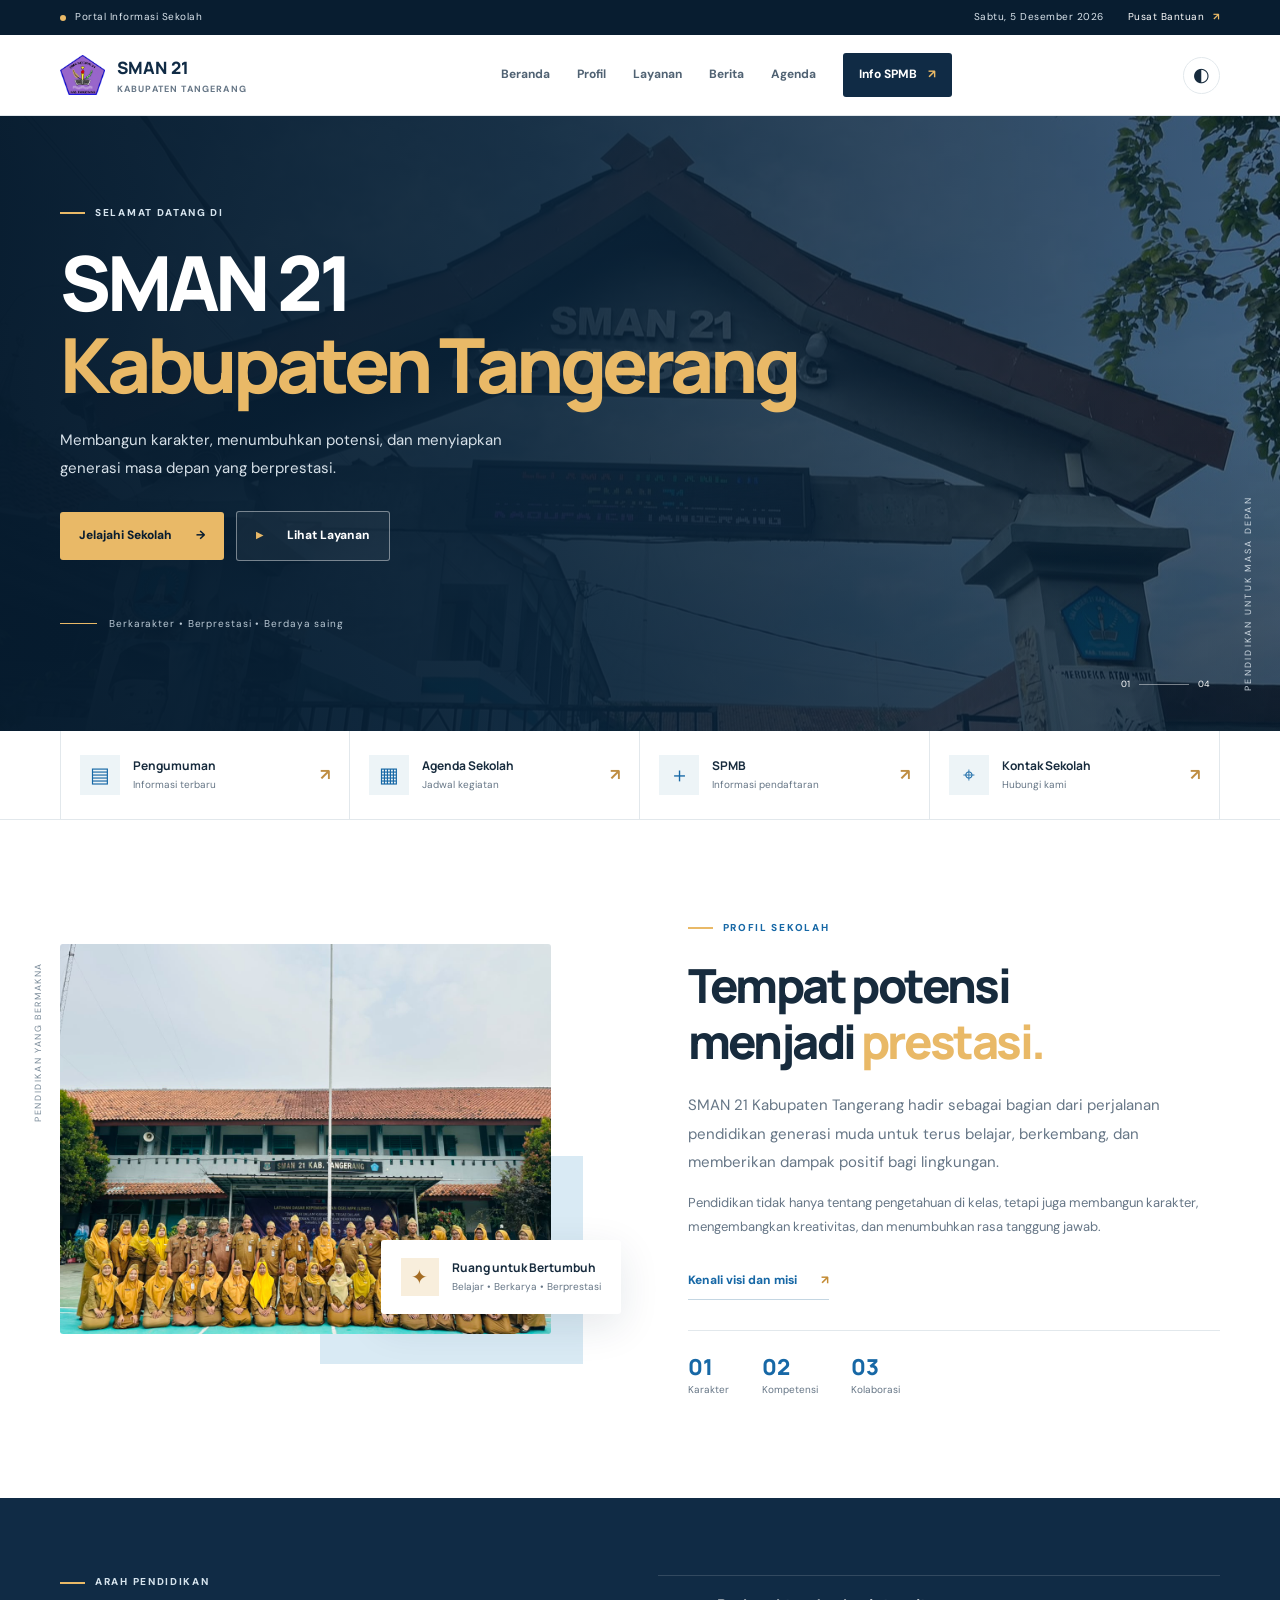
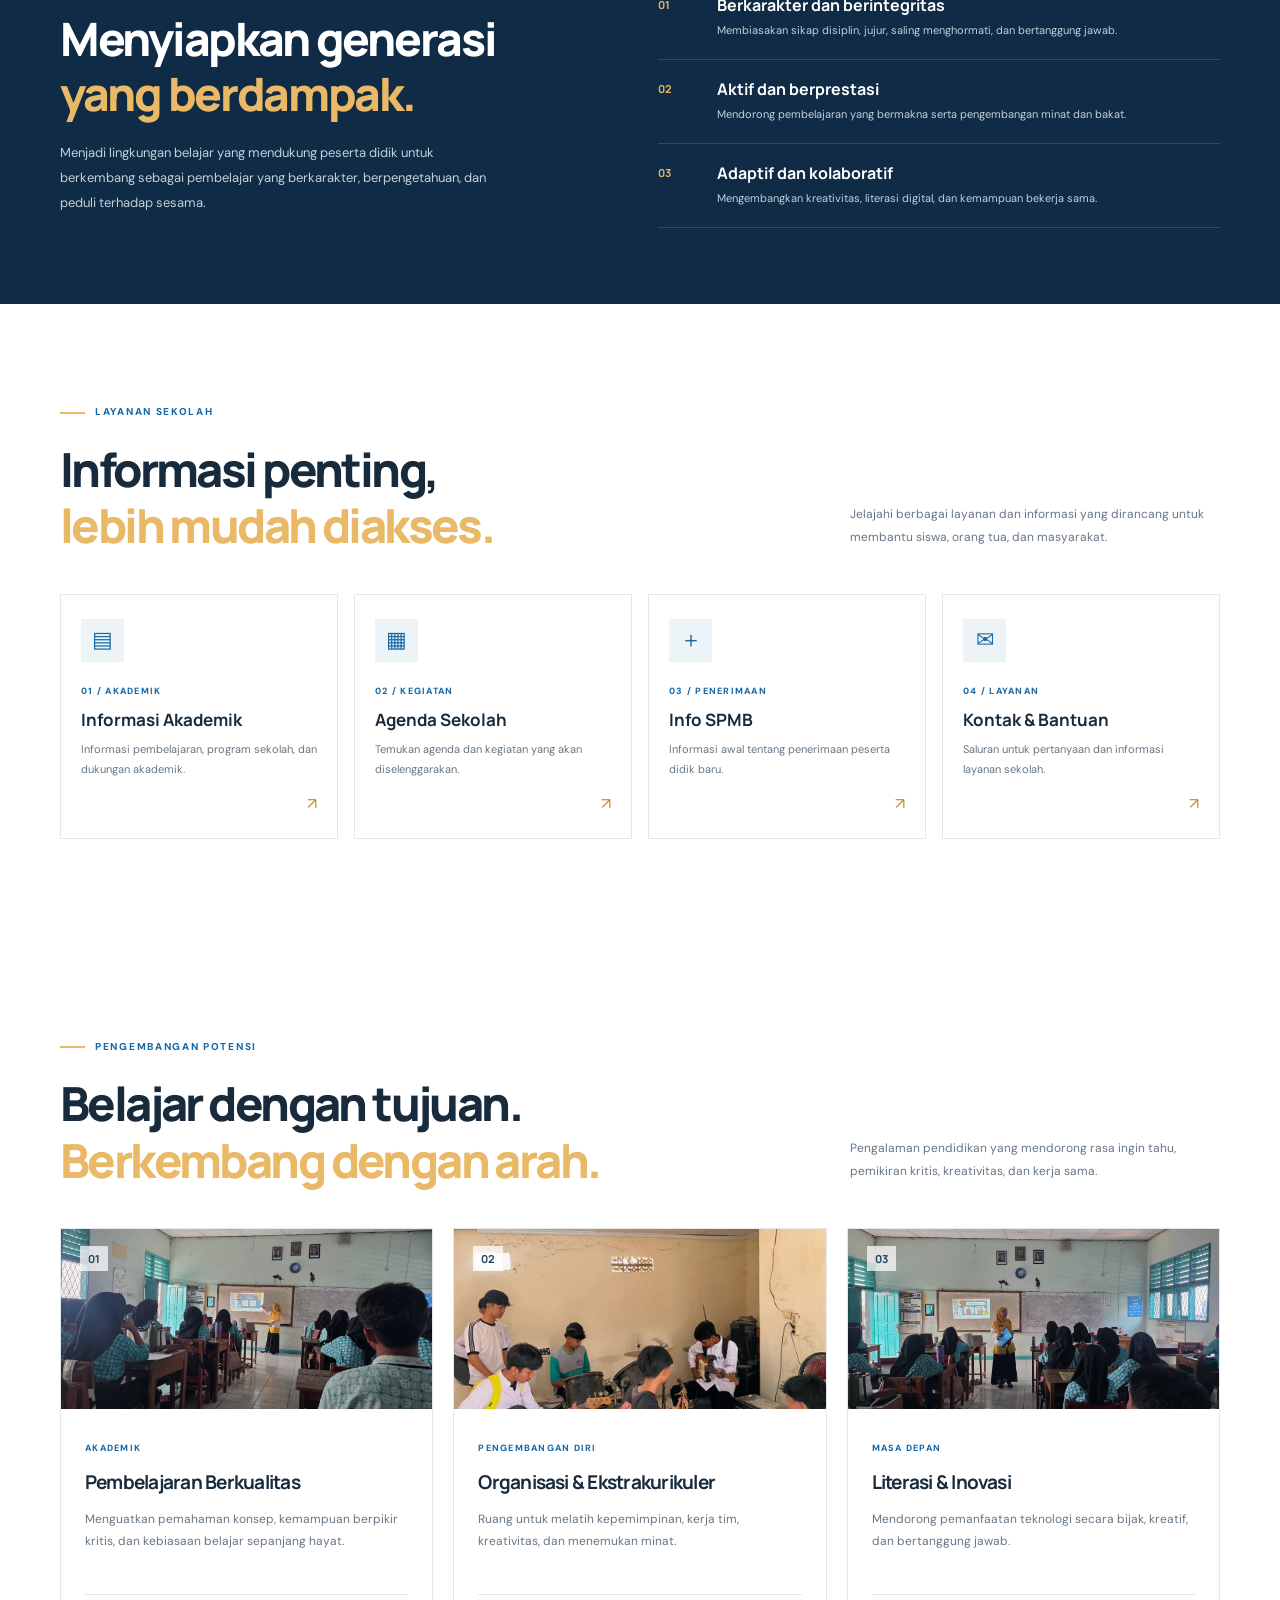
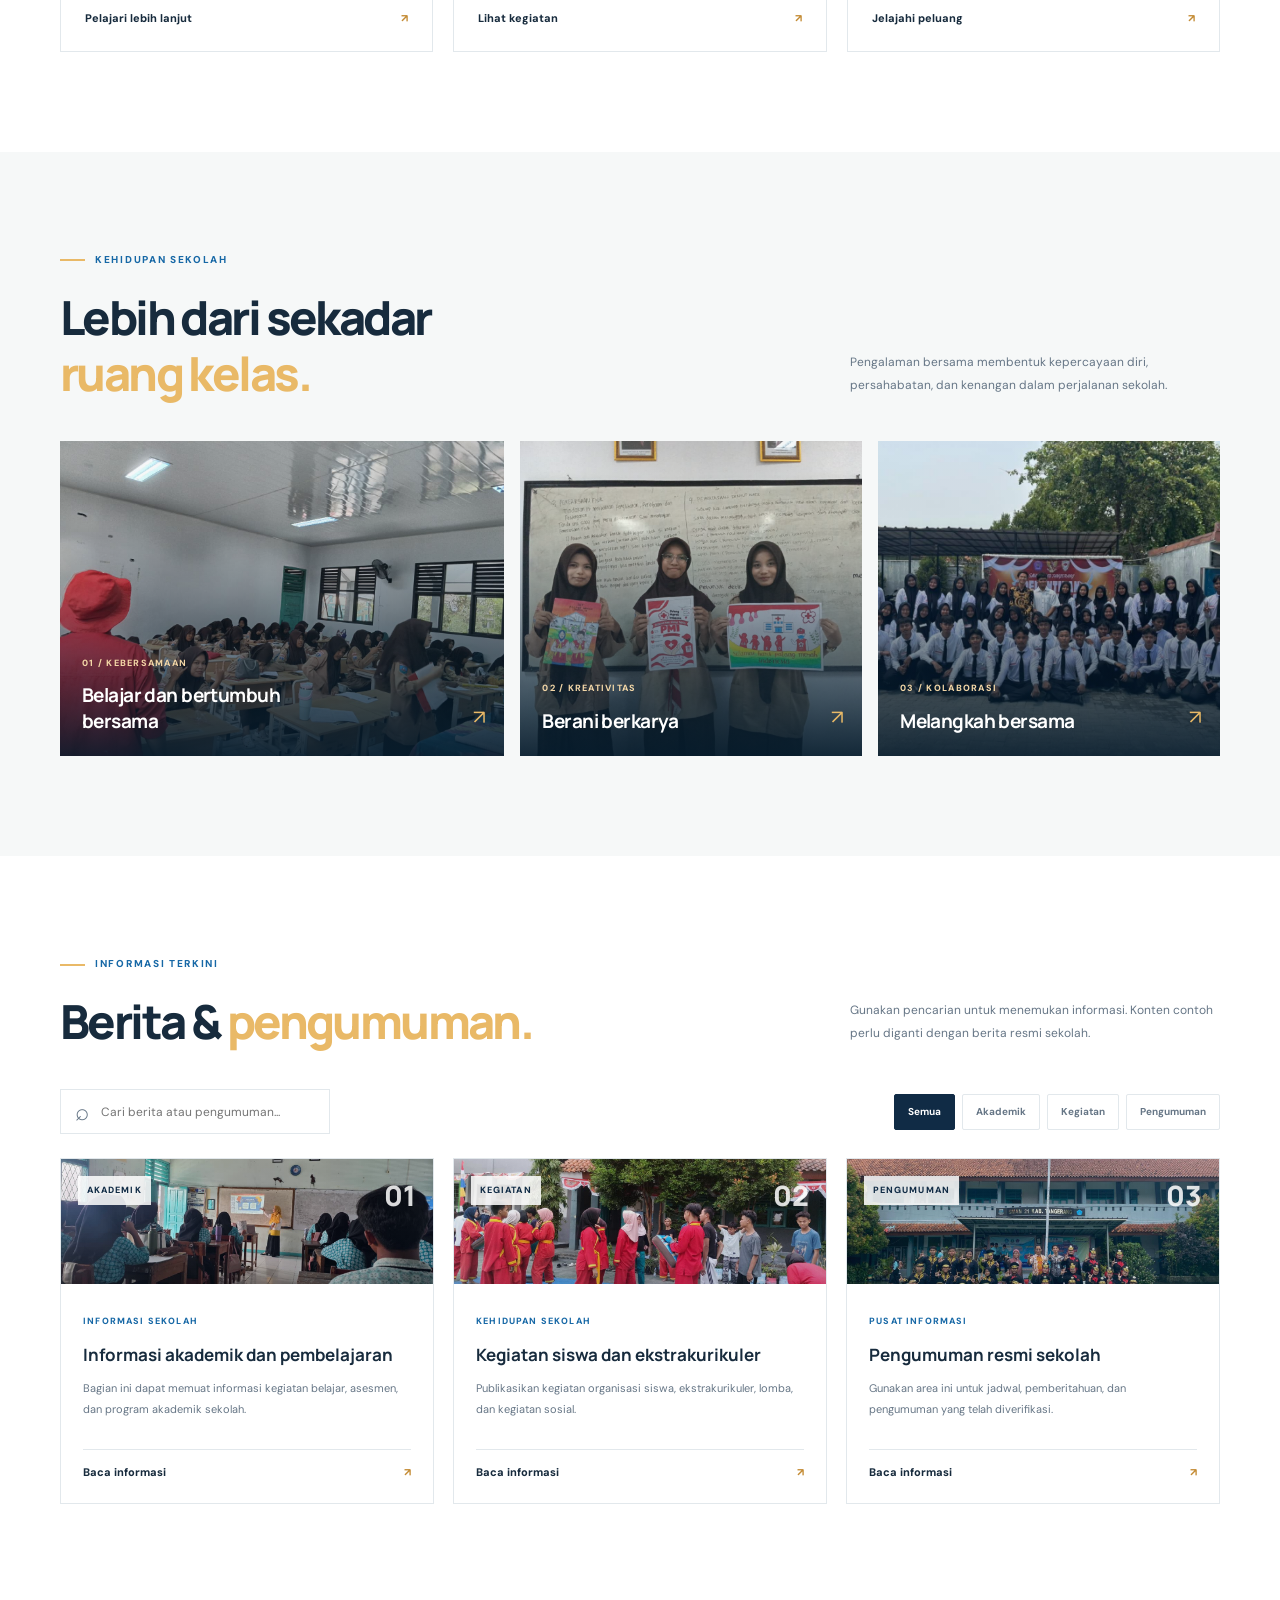
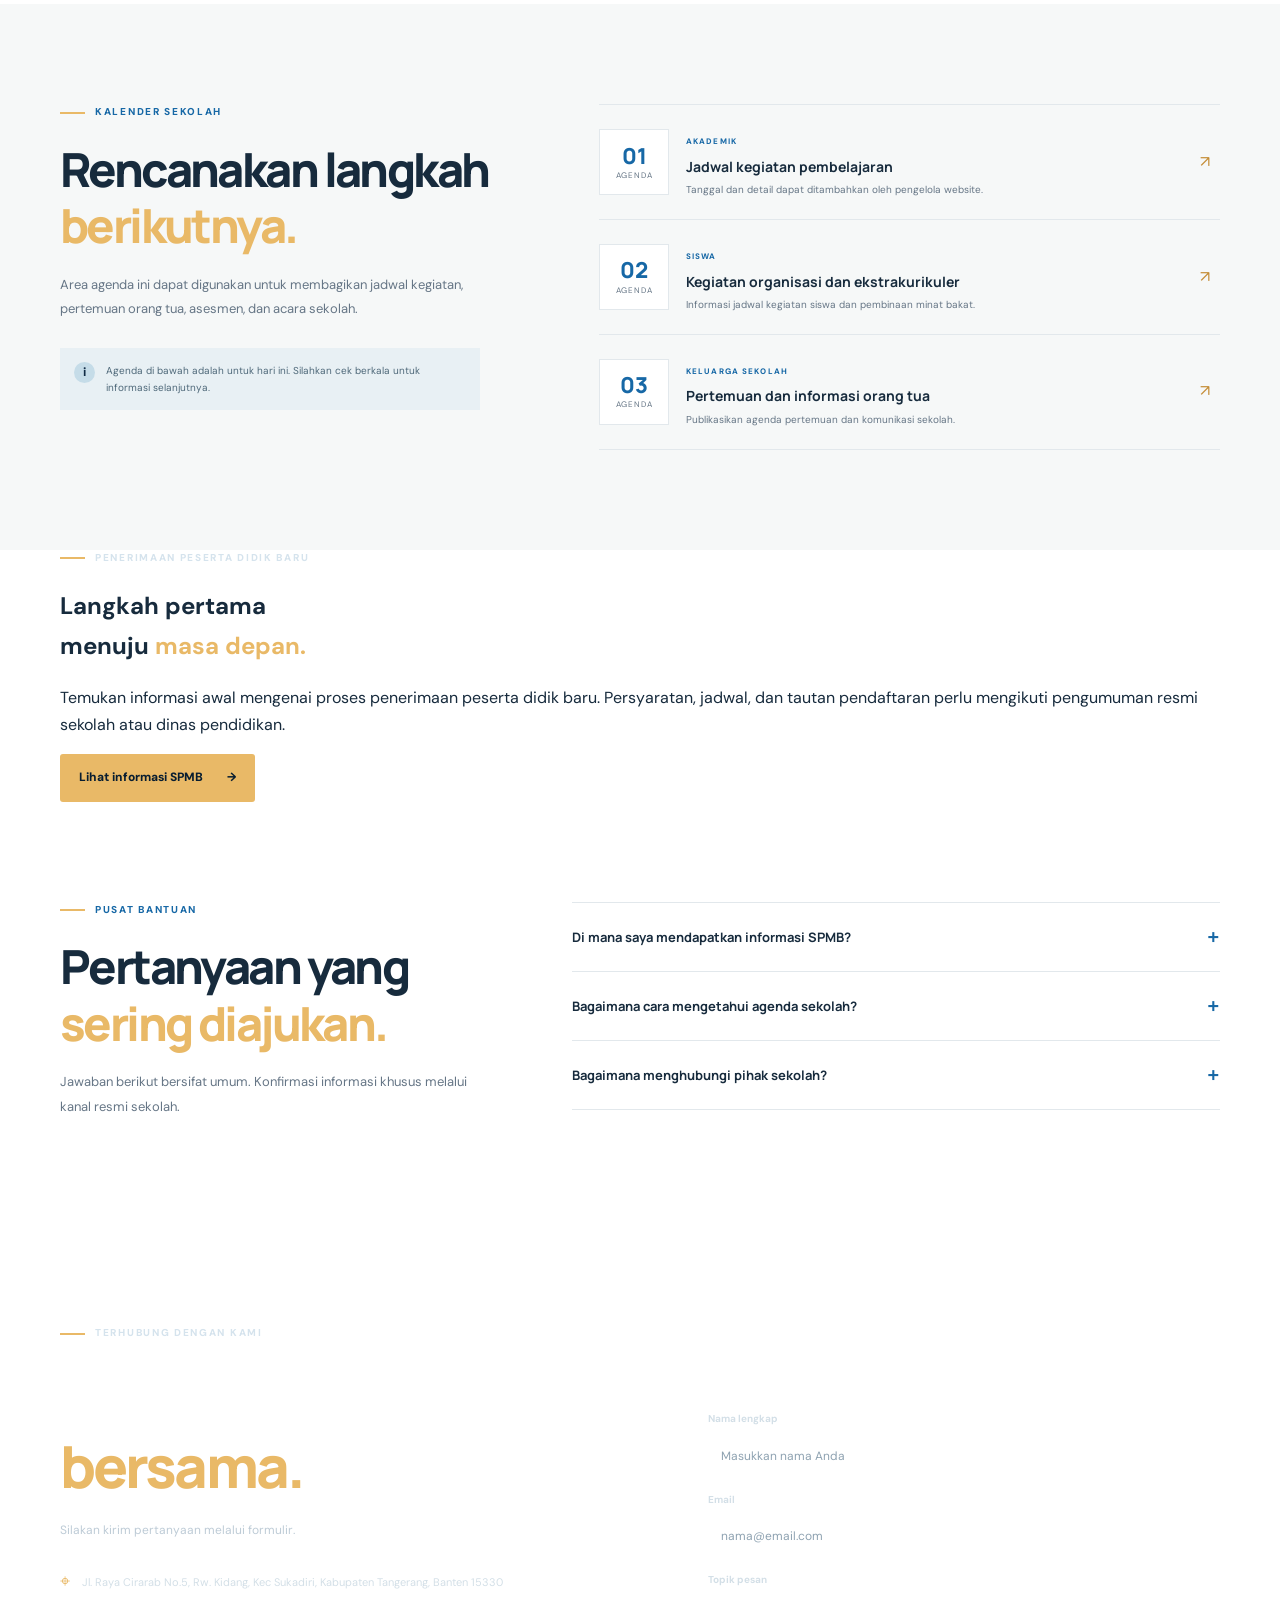
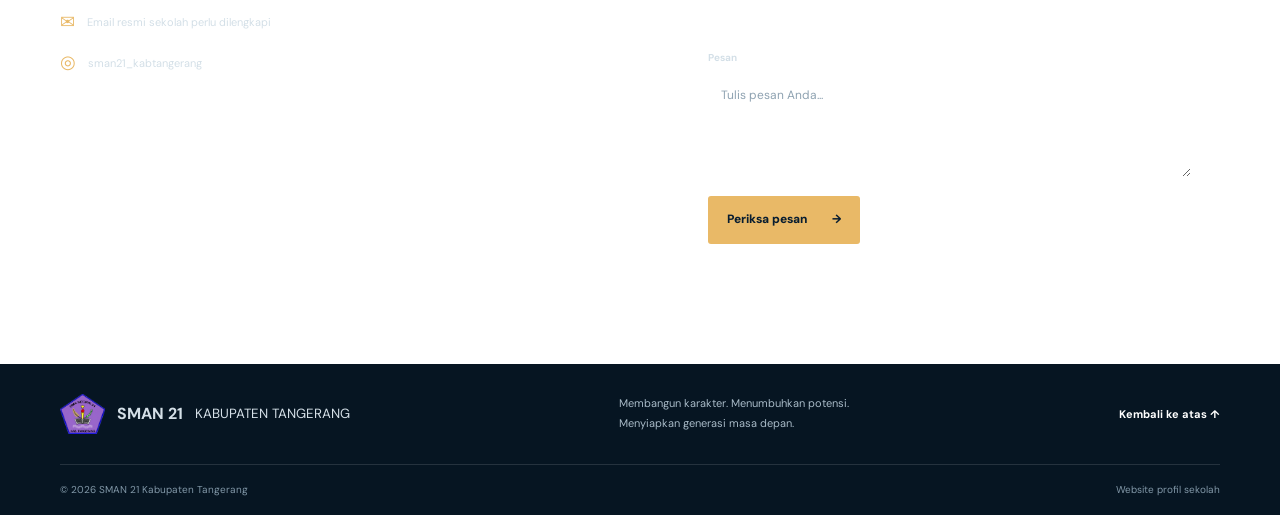
<file: sman 21 kabupaten tangerang/index.html>
<!DOCTYPE html>
<html lang="id">
<head>
  <meta charset="UTF-8">
  <meta name="viewport" content="width=device-width, initial-scale=1.0">
  <meta name="description" content="Website profil dan layanan digital SMAN 21 Kabupaten Tangerang. Informasi sekolah, akademik, berita, agenda, SPMB, dan layanan warga sekolah.">
  <meta name="theme-color" content="#102b45">
  <title>SMAN 21 Kabupaten Tangerang | Website Resmi Sekolah</title>
  <link rel="preconnect" href="https://fonts.googleapis.com">
  <link rel="preconnect" href="https://fonts.gstatic.com" crossorigin>
  <link href="https://fonts.googleapis.com/css2?family=DM+Sans:wght@400;500;600;700&family=Manrope:wght@400;500;600;700;800&display=swap" rel="stylesheet">
  <link rel="stylesheet" href="style.css">
  <script src="script.js" defer></script>
</head>
<body>
  <a class="skip-link" href="#konten">Lewati ke konten utama</a>
  <div class="topbar">
    <div class="container topbar-inner">
      <span><i class="status-dot"></i> Portal Informasi Sekolah</span>
      <div class="topbar-right"><span id="today-date">Informasi sekolah</span><a href="#kontak">Pusat Bantuan <b>↗</b></a></div>
    </div>
  </div>

  <header class="site-header" id="beranda">
    <div class="container nav-wrap">
      <a class="brand" href="#beranda" aria-label="SMAN 21 Kabupaten Tangerang - Beranda">
        <img src="foto foto/logo.png" alt="Logo SMAN 21" style="height: 40px;">
        <span class="brand-copy"><strong>SMAN 21</strong><small>KABUPATEN TANGERANG</small></span>
      </a>
      <button class="menu-toggle" aria-label="Buka menu navigasi" aria-expanded="false" aria-controls="main-nav"><span></span><span></span><span></span></button>
      <nav class="main-nav" id="main-nav" aria-label="Navigasi utama">
        <a class="nav-link active" href="#beranda">Beranda</a>
        <a class="nav-link" href="#profil">Profil</a>
        <a class="nav-link" href="#layanan">Layanan</a>
        <a class="nav-link" href="#berita">Berita</a>
        <a class="nav-link" href="#agenda">Agenda</a>
        <a class="nav-cta" href= "spmb.html">Info SPMB <span>↗</span></a>
      </nav>
      <button class="theme-toggle" id="theme-toggle" type="button" aria-label="Aktifkan mode gelap" title="Ganti tema">◐</button>
    </div>
  </header>

  <main id="konten">
    <section class="hero">
      <div class="hero-image" role="img" aria-label="Ilustrasi suasana lingkungan sekolah"></div><div class="hero-overlay"></div>
      <div class="container hero-content">
        <div class="eyebrow light"><span></span> SELAMAT DATANG DI</div>
        <h1>SMAN 21<br><em>Kabupaten Tangerang</em></h1>
        <p class="hero-lead">Membangun karakter, menumbuhkan potensi, dan menyiapkan generasi masa depan yang berprestasi.</p>
        <div class="hero-actions"><a class="btn btn-primary" href="#profil">Jelajahi Sekolah <span>→</span></a><a class="btn btn-glass" href="#layanan"><span class="play-icon">▶</span> Lihat Layanan</a></div>
        <div class="hero-note"><span class="note-line"></span><span>Berkarakter • Berprestasi • Berdaya saing</span></div>
      </div>
      <div class="hero-side-label">PENDIDIKAN UNTUK MASA DEPAN</div>
      <div class="hero-index"><span>01</span><i></i><span>04</span></div>
    </section>

    <section class="quick-links" aria-label="Akses cepat">
      <div class="container quick-grid">
        <a class="quick-item" href="#berita"><span class="quick-icon">▤</span><span><strong>Pengumuman</strong><small>Informasi terbaru</small></span><b>↗</b></a>
        <a class="quick-item" href="#agenda"><span class="quick-icon">▦</span><span><strong>Agenda Sekolah</strong><small>Jadwal kegiatan</small></span><b>↗</b></a>
        <a class="quick-item" href="#spmb"><span class="quick-icon">＋</span><span><strong>SPMB</strong><small>Informasi pendaftaran</small></span><b>↗</b></a>
        <a class="quick-item" href="#kontak"><span class="quick-icon">⌖</span><span><strong>Kontak Sekolah</strong><small>Hubungi kami</small></span><b>↗</b></a>
      </div>
    </section>

    <section class="intro section-pad" id="profil">
      <div class="container intro-grid">
        <div class="intro-visual"><div class="photo-main"></div><div class="photo-accent"></div><div class="floating-card"><span class="floating-icon">✦</span><div><strong>Ruang untuk Bertumbuh</strong><small>Belajar • Berkarya • Berprestasi</small></div></div><span class="vertical-caption">PENDIDIKAN YANG BERMAKNA</span></div>
        <div class="intro-copy">
          <div class="eyebrow"><span></span> PROFIL SEKOLAH</div>
          <h2>Tempat potensi<br>menjadi <em>prestasi.</em></h2>
          <p class="lead">SMAN 21 Kabupaten Tangerang hadir sebagai bagian dari perjalanan pendidikan generasi muda untuk terus belajar, berkembang, dan memberikan dampak positif bagi lingkungan.</p>
          <p class="muted">Pendidikan tidak hanya tentang pengetahuan di kelas, tetapi juga membangun karakter, mengembangkan kreativitas, dan menumbuhkan rasa tanggung jawab.</p>
          <a class="text-link" href="#visi-misi">Kenali visi dan misi <span>↗</span></a>
          <div class="profile-facts"><div><strong>01</strong><span>Karakter</span></div><div><strong>02</strong><span>Kompetensi</span></div><div><strong>03</strong><span>Kolaborasi</span></div></div>
        </div>
      </div>
    </section>

    <section class="mission-section" id="visi-misi">
      <div class="container mission-grid">
        <div><div class="eyebrow light"><span></span> ARAH PENDIDIKAN</div><h2>Menyiapkan generasi<br><em>yang berdampak.</em></h2><p class="mission-lead">Menjadi lingkungan belajar yang mendukung peserta didik untuk berkembang sebagai pembelajar yang berkarakter, berpengetahuan, dan peduli terhadap sesama.</p></div>
        <div class="mission-list">
          <article><span>01</span><div><h3>Berkarakter dan berintegritas</h3><p>Membiasakan sikap disiplin, jujur, saling menghormati, dan bertanggung jawab.</p></div></article>
          <article><span>02</span><div><h3>Aktif dan berprestasi</h3><p>Mendorong pembelajaran yang bermakna serta pengembangan minat dan bakat.</p></div></article>
          <article><span>03</span><div><h3>Adaptif dan kolaboratif</h3><p>Mengembangkan kreativitas, literasi digital, dan kemampuan bekerja sama.</p></div></article>
        </div>
      </div>
    </section>

    <section class="services section-pad" id="layanan">
      <div class="container">
        <div class="section-heading"><div><div class="eyebrow"><span></span> LAYANAN SEKOLAH</div><h2>Informasi penting,<br><em>lebih mudah diakses.</em></h2></div><p>Jelajahi berbagai layanan dan informasi yang dirancang untuk membantu siswa, orang tua, dan masyarakat.</p></div>
        <div class="service-grid">
          <a class="service-card" href="#akademik"><span class="service-icon">▤</span><span class="service-tag">01 / AKADEMIK</span><h3>Informasi Akademik</h3><p>Informasi pembelajaran, program sekolah, dan dukungan akademik.</p><span class="service-arrow">↗</span></a>
          <a class="service-card" href="#agenda"><span class="service-icon">▦</span><span class="service-tag">02 / KEGIATAN</span><h3>Agenda Sekolah</h3><p>Temukan agenda dan kegiatan yang akan diselenggarakan.</p><span class="service-arrow">↗</span></a>
          <a class="service-card" href="#spmb"><span class="service-icon">＋</span><span class="service-tag">03 / PENERIMAAN</span><h3>Info SPMB</h3><p>Informasi awal tentang penerimaan peserta didik baru.</p><span class="service-arrow">↗</span></a>
          <a class="service-card" href="#kontak"><span class="service-icon">✉</span><span class="service-tag">04 / LAYANAN</span><h3>Kontak & Bantuan</h3><p>Saluran untuk pertanyaan dan informasi layanan sekolah.</p><span class="service-arrow">↗</span></a>
        </div>
      </div>
    </section>

    <section class="academics section-pad" id="akademik">
      <div class="container">
        <div class="section-heading"><div><div class="eyebrow"><span></span> PENGEMBANGAN POTENSI</div><h2>Belajar dengan tujuan.<br><em>Berkembang dengan arah.</em></h2></div><p>Pengalaman pendidikan yang mendorong rasa ingin tahu, pemikiran kritis, kreativitas, dan kerja sama.</p></div>
        <div class="program-grid">
          <article class="program-card"><div class="program-art art-book"><span>01</span></div><div class="program-info"><span class="card-kicker">AKADEMIK</span><h3>Pembelajaran Berkualitas</h3><p>Menguatkan pemahaman konsep, kemampuan berpikir kritis, dan kebiasaan belajar sepanjang hayat.</p><a href="#kontak">Pelajari lebih lanjut <span>↗</span></a></div></article>
          <article class="program-card"><div class="program-art art-team"><span>02</span></div><div class="program-info"><span class="card-kicker">PENGEMBANGAN DIRI</span><h3>Organisasi & Ekstrakurikuler</h3><p>Ruang untuk melatih kepemimpinan, kerja tim, kreativitas, dan menemukan minat.</p><a href="#kegiatan">Lihat kegiatan <span>↗</span></a></div></article>
          <article class="program-card"><div class="program-art art-digital"><span>03</span></div><div class="program-info"><span class="card-kicker">MASA DEPAN</span><h3>Literasi & Inovasi</h3><p>Mendorong pemanfaatan teknologi secara bijak, kreatif, dan bertanggung jawab.</p><a href="#kontak">Jelajahi peluang <span>↗</span></a></div></article>
        </div>
      </div>
    </section>

    <section class="activities section-pad" id="kegiatan">
      <div class="container"><div class="section-heading"><div><div class="eyebrow"><span></span> KEHIDUPAN SEKOLAH</div><h2>Lebih dari sekadar<br><em>ruang kelas.</em></h2></div><p>Pengalaman bersama membentuk kepercayaan diri, persahabatan, dan kenangan dalam perjalanan sekolah.</p></div>
        <div class="activity-grid">
          <a class="activity-tile tile-large" href="#berita"><div class="activity-img activity-img-one"></div><div class="activity-shade"></div><div class="activity-caption"><span>01 / KEBERSAMAAN</span><h3>Belajar dan bertumbuh bersama</h3><span class="tile-arrow">↗</span></div></a>
          <a class="activity-tile" href="#berita"><div class="activity-img activity-img-two"></div><div class="activity-shade"></div><div class="activity-caption"><span>02 / KREATIVITAS</span><h3>Berani berkarya</h3><span class="tile-arrow">↗</span></div></a>
          <a class="activity-tile" href="#berita"><div class="activity-img activity-img-three"></div><div class="activity-shade"></div><div class="activity-caption"><span>03 / KOLABORASI</span><h3>Melangkah bersama</h3><span class="tile-arrow">↗</span></div></a>
      </div>
    </section>

    <section class="news-section section-pad" id="berita">
      <div class="container">
        <div class="section-heading"><div><div class="eyebrow"><span></span> INFORMASI TERKINI</div><h2>Berita & <em>pengumuman.</em></h2></div><p>Gunakan pencarian untuk menemukan informasi. Konten contoh perlu diganti dengan berita resmi sekolah.</p></div>
        <div class="news-tools"><label class="search-box"><span>⌕</span><input id="news-search" type="search" placeholder="Cari berita atau pengumuman..." aria-label="Cari berita"></label><div class="filter-group" role="group" aria-label="Filter kategori berita"><button class="filter-btn active" data-filter="semua">Semua</button><button class="filter-btn" data-filter="akademik">Akademik</button><button class="filter-btn" data-filter="kegiatan">Kegiatan</button><button class="filter-btn" data-filter="pengumuman">Pengumuman</button></div></div>
        <div class="news-grid" id="news-grid">
          <article class="news-card" data-category="akademik"><div class="news-card-top news-color-one"><span>AKADEMIK</span><b>01</b></div><div class="news-body"><small class="news-date">INFORMASI SEKOLAH</small><h3>Informasi akademik dan pembelajaran</h3><p>Bagian ini dapat memuat informasi kegiatan belajar, asesmen, dan program akademik sekolah.</p><a href="#kontak">Baca informasi <span>↗</span></a></div></article>
          <article class="news-card" data-category="kegiatan"><div class="news-card-top news-color-two"><span>KEGIATAN</span><b>02</b></div><div class="news-body"><small class="news-date">KEHIDUPAN SEKOLAH</small><h3>Kegiatan siswa dan ekstrakurikuler</h3><p>Publikasikan kegiatan organisasi siswa, ekstrakurikuler, lomba, dan kegiatan sosial.</p><a href="#kontak">Baca informasi <span>↗</span></a></div></article>
          <article class="news-card" data-category="pengumuman"><div class="news-card-top news-color-three"><span>PENGUMUMAN</span><b>03</b></div><div class="news-body"><small class="news-date">PUSAT INFORMASI</small><h3>Pengumuman resmi sekolah</h3><p>Gunakan area ini untuk jadwal, pemberitahuan, dan pengumuman yang telah diverifikasi.</p><a href="#kontak">Baca informasi <span>↗</span></a></div></article>
        </div>
        <p id="no-news" class="no-results" hidden>Tidak ada informasi yang cocok dengan pencarian.</p>
      </div>
    </section>

    <section class="agenda-section section-pad" id="agenda">
      <div class="container agenda-grid">
        <div><div class="eyebrow"><span></span> KALENDER SEKOLAH</div><h2>Rencanakan langkah<br><em>berikutnya.</em></h2><p class="muted">Area agenda ini dapat digunakan untuk membagikan jadwal kegiatan, pertemuan orang tua, asesmen, dan acara sekolah.</p><div class="agenda-notice"><span>i</span><p>Agenda di bawah adalah untuk hari ini. Silahkan cek berkala untuk informasi selanjutnya.</p></div></div>
        <div class="agenda-list">
          <article class="agenda-item"><div class="agenda-date"><strong>01</strong><span>AGENDA</span></div><div><span class="agenda-type">AKADEMIK</span><h3>Jadwal kegiatan pembelajaran</h3><p>Tanggal dan detail dapat ditambahkan oleh pengelola website.</p></div><span class="agenda-arrow">↗</span></article>
          <article class="agenda-item"><div class="agenda-date"><strong>02</strong><span>AGENDA</span></div><div><span class="agenda-type">SISWA</span><h3>Kegiatan organisasi dan ekstrakurikuler</h3><p>Informasi jadwal kegiatan siswa dan pembinaan minat bakat.</p></div><span class="agenda-arrow">↗</span></article>
          <article class="agenda-item"><div class="agenda-date"><strong>03</strong><span>AGENDA</span></div><div><span class="agenda-type">KELUARGA SEKOLAH</span><h3>Pertemuan dan informasi orang tua</h3><p>Publikasikan agenda pertemuan dan komunikasi sekolah.</p></div><span class="agenda-arrow">↗</span></article>
        </div>
      </div>
    </section>

    <section class="spmb-section" id="ppdb"><div class="container spmb-inner"><div><div class="eyebrow light"><span></span> PENERIMAAN PESERTA DIDIK BARU</div><h2>Langkah pertama<br>menuju <em>masa depan.</em></h2><p>Temukan informasi awal mengenai proses penerimaan peserta didik baru. Persyaratan, jadwal, dan tautan pendaftaran perlu mengikuti pengumuman resmi sekolah atau dinas pendidikan.</p></div><a class="btn btn-primary" href="spmb.html">Lihat informasi SPMB <span>→</span></a></div></section>

    <section class="faq-section section-pad" id="faq"><div class="container faq-grid"><div><div class="eyebrow"><span></span> PUSAT BANTUAN</div><h2>Pertanyaan yang<br><em>sering diajukan.</em></h2><p class="muted">Jawaban berikut bersifat umum. Konfirmasi informasi khusus melalui kanal resmi sekolah.</p></div>
      <div class="faq-list">
        <article class="faq-item"><button class="faq-question" aria-expanded="false">Di mana saya mendapatkan informasi SPMB? <span>+</span></button><div class="faq-answer"><p>Pantau pengumuman resmi sekolah dan dinas pendidikan setempat. Pastikan jadwal, persyaratan, dan mekanisme pendaftaran berasal dari sumber resmi.</p></div></article>
        <article class="faq-item"><button class="faq-question" aria-expanded="false">Bagaimana cara mengetahui agenda sekolah? <span>+</span></button><div class="faq-answer"><p>Agenda dapat diperbarui melalui bagian Kalender Sekolah di website ini. Untuk saat ini, contoh agenda harus diganti dengan jadwal yang telah dikonfirmasi sekolah.</p></div></article>
        <article class="faq-item"><button class="faq-question" aria-expanded="false">Bagaimana menghubungi pihak sekolah? <span>+</span></button><div class="faq-answer"><p>Gunakan nomor telepon, alamat email, atau media sosial resmi yang telah diverifikasi. Data kontak pada template ini masih perlu dilengkapi.</p></div></article>
      </div>
    </div></section>

    <section class="contact-section" id="kontak"><div class="container contact-grid"><div><div class="eyebrow light"><span></span> TERHUBUNG DENGAN KAMI</div><h2>Mari tumbuh<br><em>bersama.</em></h2><p>Silakan kirim pertanyaan melalui formulir.</p><div class="contact-details"><p><span>⌖</span> Jl. Raya Cirarab No.5, Rw. Kidang, Kec Sukadiri, Kabupaten Tangerang, Banten 15330</p><p><span>✉</span> Email resmi sekolah perlu dilengkapi</p><p><span>◎</span> sman21_kabtangerang</p></div></div>
      <form class="contact-form" id="contact-form"><h3>Kirim pesan</h3><label for="contact-name">Nama lengkap</label><input id="contact-name" name="name" type="text" placeholder="Masukkan nama Anda" required><label for="contact-email">Email</label><input id="contact-email" name="email" type="email" placeholder="nama@email.com" required><label for="contact-topic">Topik pesan</label><select id="contact-topic" name="topic" required><option value="">Pilih topik</option><option>Informasi akademik</option><option>PPDB</option><option>Kegiatan sekolah</option><option>Lainnya</option></select><label for="contact-message">Pesan</label><textarea id="contact-message" name="message" rows="4" placeholder="Tulis pesan Anda..." required></textarea><button class="btn btn-primary form-submit" type="submit">Periksa pesan <span>→</span></button><p class="form-status" id="form-status" role="status" aria-live="polite"></p></form>
    </div></section>
  </main>

  <footer class="site-footer"><div class="container footer-main"><a class="brand brand-footer" href="#beranda"> <img src="foto foto/logo.png" alt="SMAN 21" style="height: 40px;"><strong>SMAN 21</strong><small>KABUPATEN TANGERANG</small></span></a><p>Membangun karakter. Menumbuhkan potensi.<br>Menyiapkan generasi masa depan.</p><a class="back-top" href="#beranda">Kembali ke atas ↑</a></div><div class="container footer-bottom"><span>© <span id="year"></span> SMAN 21 Kabupaten Tangerang</span><span>Website profil sekolah</span></div></footer>
  <button class="to-top" id="to-top" aria-label="Kembali ke atas">↑</button>
</body>
</html>
</file>
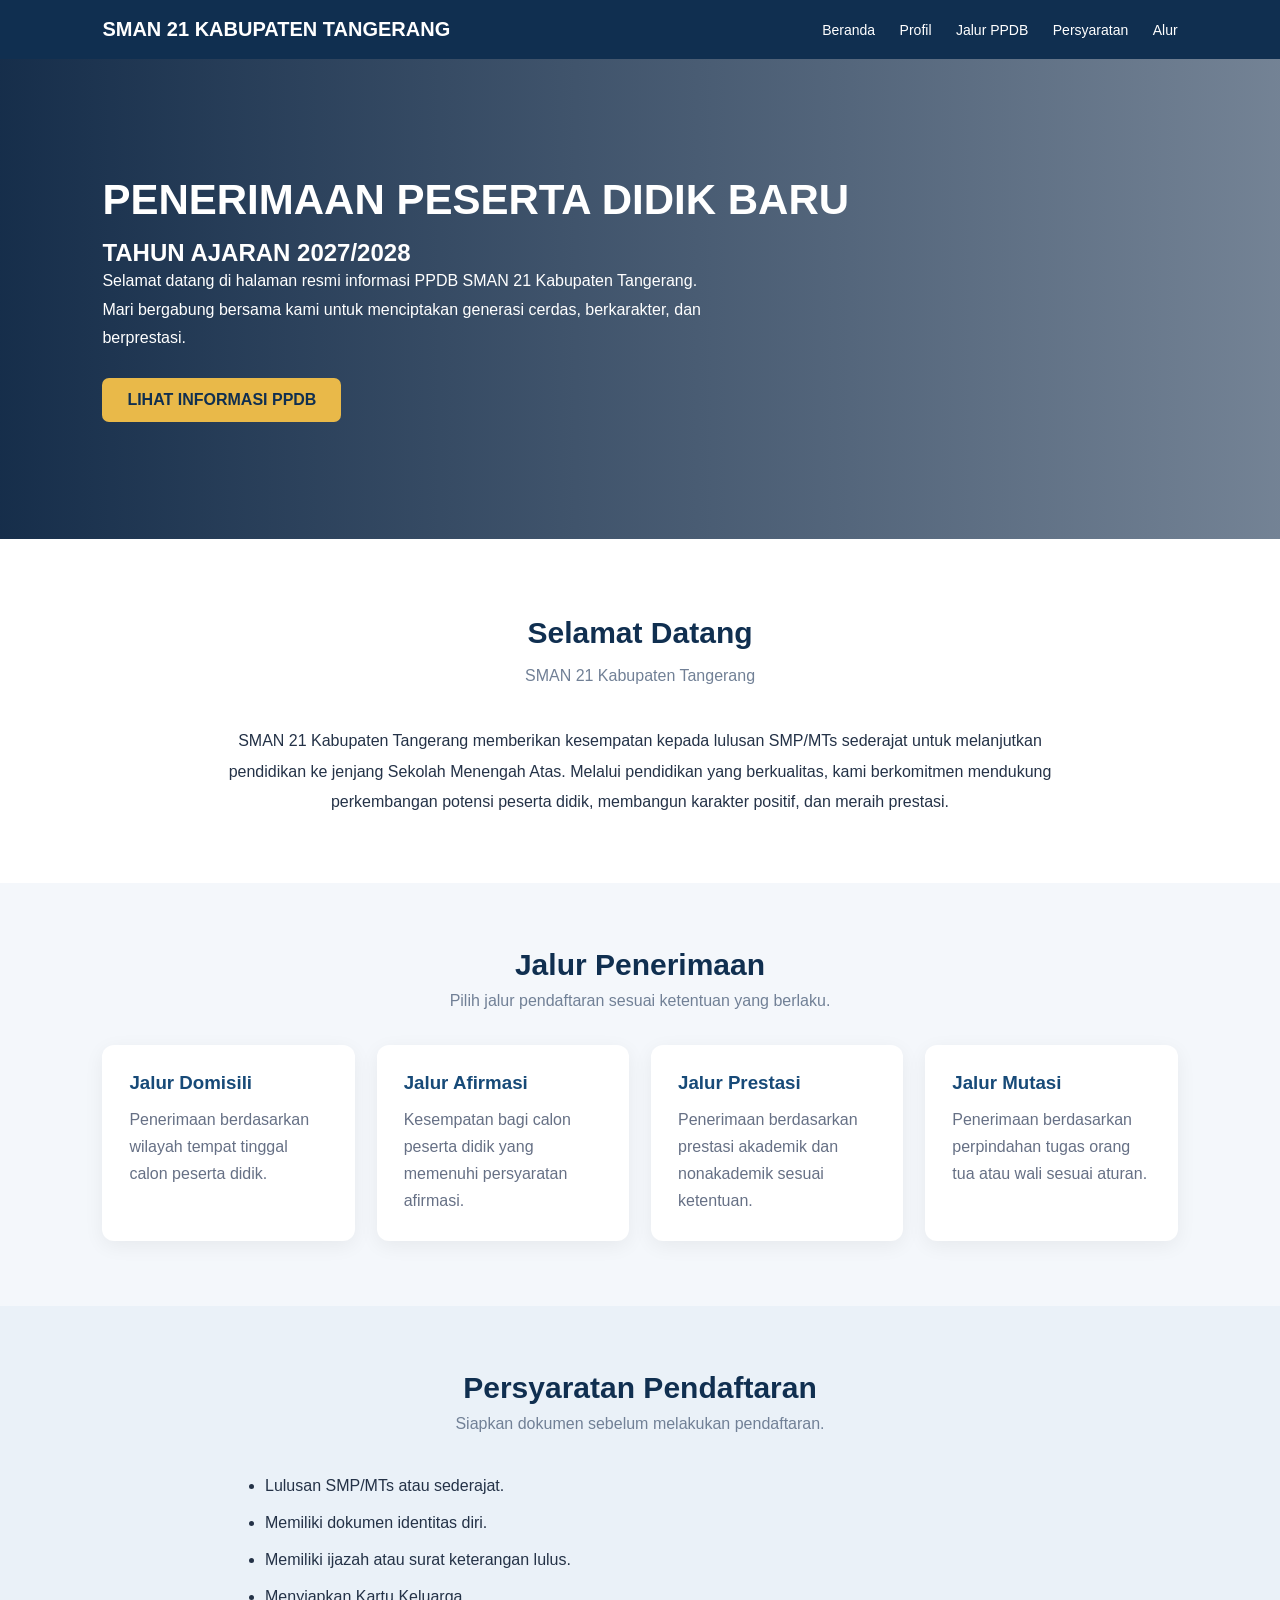
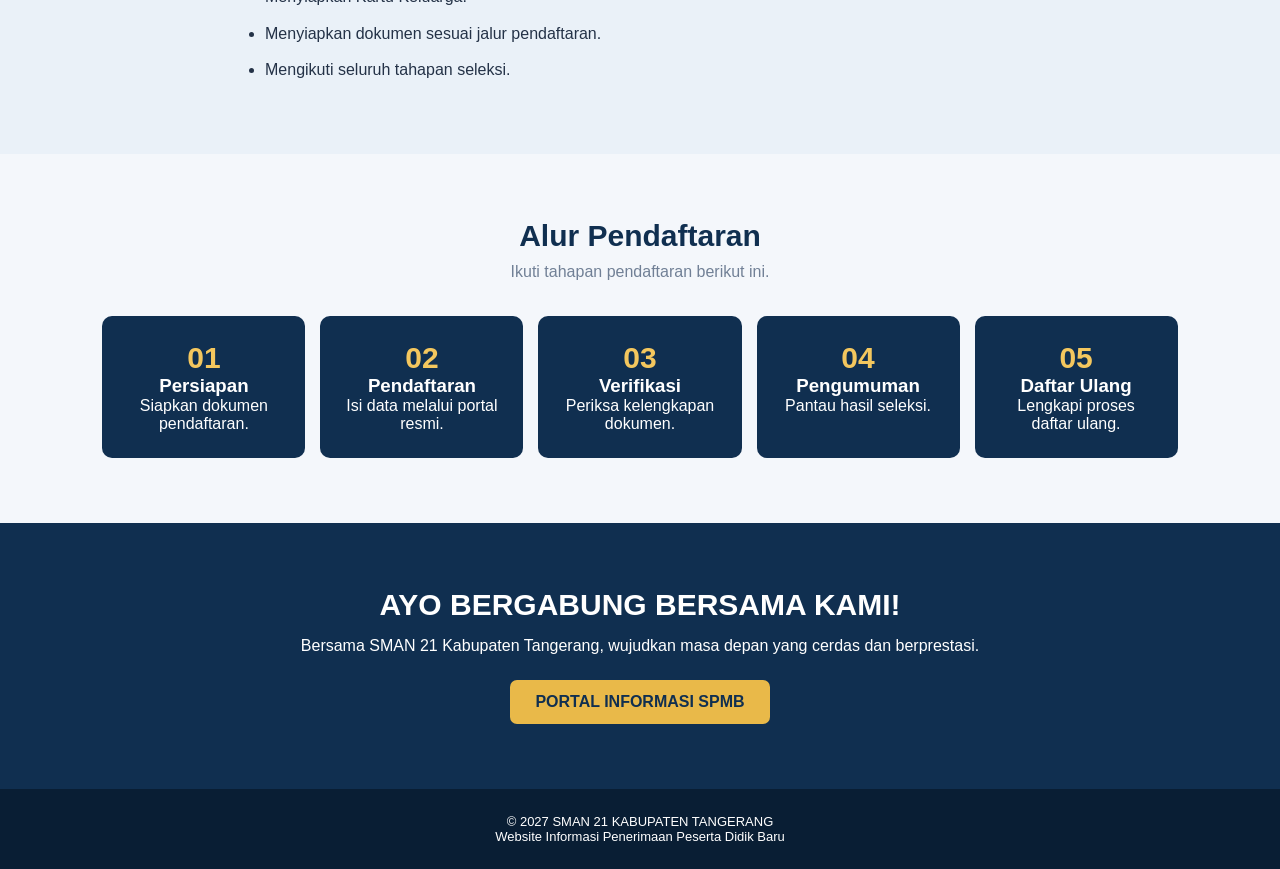
<file: sman 21 kabupaten tangerang/ppdb.html>
<!DOCTYPE html>
<html lang="id">
<head>
<meta charset="UTF-8">
<meta name="viewport" content="width=device-width, initial-scale=1.0">
<title>PPDB SMAN 21 Kabupaten Tangerang</title>

<style>
* {
    margin: 0;
    padding: 0;
    box-sizing: border-box;
    font-family: 'Segoe UI', sans-serif;
}

html {
    scroll-behavior: smooth;
}

body {
    background: #f4f7fb;
    color: #243247;
}

header {
    background: #102f50;
    color: white;
    padding: 18px 8%;
    display: flex;
    justify-content: space-between;
    align-items: center;
    flex-wrap: wrap;
}

.logo {
    font-size: 20px;
    font-weight: bold;
}

nav a {
    color: white;
    text-decoration: none;
    margin-left: 20px;
    font-size: 14px;
}

nav a:hover {
    color: #f4c75e;
}

.hero {
    min-height: 480px;
    padding: 90px 8%;
    background: linear-gradient(
        90deg,
        rgba(10,35,65,.95),
        rgba(10,35,65,.55)
    ), url('https://images.unsplash.com/photo-1523050854058-8df90110c9f1?auto=format&fit=crop&w=1600&q=80');
    background-size: cover;
    background-position: center;
    color: white;
    display: flex;
    flex-direction: column;
    justify-content: center;
}

.hero h1 {
    font-size: 42px;
    max-width: 750px;
    margin-bottom: 15px;
}

.hero p {
    max-width: 600px;
    line-height: 1.8;
}

.btn {
    display: inline-block;
    background: #e9b949;
    color: #102f50;
    padding: 13px 25px;
    margin-top: 25px;
    border-radius: 7px;
    text-decoration: none;
    font-weight: bold;
    width: fit-content;
}

section {
    padding: 65px 8%;
}

.section-title {
    text-align: center;
    margin-bottom: 35px;
}

.section-title h2 {
    color: #102f50;
    font-size: 30px;
}

.section-title p {
    margin-top: 10px;
    color: #718096;
}

.cards {
    display: grid;
    grid-template-columns: repeat(auto-fit, minmax(220px, 1fr));
    gap: 22px;
}

.card {
    background: white;
    padding: 27px;
    border-radius: 12px;
    box-shadow: 0 5px 20px rgba(0,0,0,.06);
    transition: .3s;
}

.card:hover {
    transform: translateY(-5px);
}

.card h3 {
    color: #174a78;
    margin-bottom: 12px;
}

.card p {
    color: #667085;
    line-height: 1.7;
}

.about {
    background: white;
    line-height: 1.9;
    text-align: center;
}

.about p {
    max-width: 850px;
    margin: auto;
}

.requirements {
    background: #eaf1f8;
}

.requirements ul {
    max-width: 750px;
    margin: auto;
    line-height: 2.3;
}

.steps {
    display: grid;
    grid-template-columns: repeat(auto-fit, minmax(170px, 1fr));
    gap: 15px;
}

.step {
    background: #102f50;
    color: white;
    padding: 25px;
    text-align: center;
    border-radius: 10px;
}

.step span {
    color: #f4c75e;
    font-size: 30px;
    font-weight: bold;
}

.cta {
    background: #102f50;
    color: white;
    text-align: center;
}

.cta h2 {
    font-size: 30px;
    margin-bottom: 15px;
}

footer {
    background: #091e34;
    color: white;
    text-align: center;
    padding: 25px;
    font-size: 13px;
}

@media(max-width: 700px) {
    header {
        gap: 15px;
    }

    nav {
        display: flex;
        flex-wrap: wrap;
        gap: 12px;
    }

    nav a {
        margin: 0;
    }

    .hero h1 {
        font-size: 30px;
    }
}
</style>
</head>

<body>

<header>
    <div class="logo">SMAN 21 KABUPATEN TANGERANG</div>

    <nav>
        <a href="#home">Beranda</a>
        <a href="#profil">Profil</a>
        <a href="#jalur">Jalur PPDB</a>
        <a href="#syarat">Persyaratan</a>
        <a href="#alur">Alur</a>
    </nav>
</header>

<div class="hero" id="home">
    <h1>PENERIMAAN PESERTA DIDIK BARU</h1>
    <h2>TAHUN AJARAN 2027/2028</h2>

    <p>
        Selamat datang di halaman resmi informasi PPDB
        SMAN 21 Kabupaten Tangerang.
        Mari bergabung bersama kami untuk menciptakan
        generasi cerdas, berkarakter, dan berprestasi.
    </p>

    <a href="#jalur" class="btn">LIHAT INFORMASI PPDB</a>
</div>

<section class="about" id="profil">
    <div class="section-title">
        <h2>Selamat Datang</h2>
        <p>SMAN 21 Kabupaten Tangerang</p>
    </div>

    <p>
        SMAN 21 Kabupaten Tangerang memberikan kesempatan
        kepada lulusan SMP/MTs sederajat untuk melanjutkan
        pendidikan ke jenjang Sekolah Menengah Atas.
        Melalui pendidikan yang berkualitas, kami berkomitmen
        mendukung perkembangan potensi peserta didik,
        membangun karakter positif, dan meraih prestasi.
    </p>
</section>

<section id="jalur">
    <div class="section-title">
        <h2>Jalur Penerimaan</h2>
        <p>Pilih jalur pendaftaran sesuai ketentuan yang berlaku.</p>
    </div>

    <div class="cards">
        <div class="card">
            <h3>Jalur Domisili</h3>
            <p>Penerimaan berdasarkan wilayah tempat tinggal calon peserta didik.</p>
        </div>

        <div class="card">
            <h3>Jalur Afirmasi</h3>
            <p>Kesempatan bagi calon peserta didik yang memenuhi persyaratan afirmasi.</p>
        </div>

        <div class="card">
            <h3>Jalur Prestasi</h3>
            <p>Penerimaan berdasarkan prestasi akademik dan nonakademik sesuai ketentuan.</p>
        </div>

        <div class="card">
            <h3>Jalur Mutasi</h3>
            <p>Penerimaan berdasarkan perpindahan tugas orang tua atau wali sesuai aturan.</p>
        </div>
    </div>
</section>

<section class="requirements" id="syarat">
    <div class="section-title">
        <h2>Persyaratan Pendaftaran</h2>
        <p>Siapkan dokumen sebelum melakukan pendaftaran.</p>
    </div>

    <ul>
        <li>Lulusan SMP/MTs atau sederajat.</li>
        <li>Memiliki dokumen identitas diri.</li>
        <li>Memiliki ijazah atau surat keterangan lulus.</li>
        <li>Menyiapkan Kartu Keluarga.</li>
        <li>Menyiapkan dokumen sesuai jalur pendaftaran.</li>
        <li>Mengikuti seluruh tahapan seleksi.</li>
    </ul>
</section>

<section id="alur">
    <div class="section-title">
        <h2>Alur Pendaftaran</h2>
        <p>Ikuti tahapan pendaftaran berikut ini.</p>
    </div>

    <div class="steps">
        <div class="step">
            <span>01</span>
            <h3>Persiapan</h3>
            <p>Siapkan dokumen pendaftaran.</p>
        </div>

        <div class="step">
            <span>02</span>
            <h3>Pendaftaran</h3>
            <p>Isi data melalui portal resmi.</p>
        </div>

        <div class="step">
            <span>03</span>
            <h3>Verifikasi</h3>
            <p>Periksa kelengkapan dokumen.</p>
        </div>

        <div class="step">
            <span>04</span>
            <h3>Pengumuman</h3>
            <p>Pantau hasil seleksi.</p>
        </div>

        <div class="step">
            <span>05</span>
            <h3>Daftar Ulang</h3>
            <p>Lengkapi proses daftar ulang.</p>
        </div>
    </div>
</section>

<section class="cta">
    <h2>AYO BERGABUNG BERSAMA KAMI!</h2>
    <p>
        Bersama SMAN 21 Kabupaten Tangerang,
        wujudkan masa depan yang cerdas dan berprestasi.
    </p>
    <a href="https://spmb.bantenprov.go.id/"
       class="btn" target="_blank">
       PORTAL INFORMASI SPMB
    </a>
</section>

<footer>
    <p>© 2027 SMAN 21 KABUPATEN TANGERANG</p>
    <p>Website Informasi Penerimaan Peserta Didik Baru</p>
</footer>

</body>
</html>
</file>
<file: sman 21 kabupaten tangerang/style.css>
/* =========================================
   SMAN 21 Kabupaten Tangerang
   Main stylesheet
   ========================================= */
:root {
   --navy: #102b45;
   --deep: #081d30;
   --blue: #1768a6;
   --gold: #e9b967;
   --ink: #172b3d;
   --muted: #667686;
   --paper: #f6f8f8;
   --white: #fff;
   --line: #e2e8ec;
   --container: 1160px;
   color-scheme: light
}

* {
   box-sizing: border-box
}

html {
   scroll-behavior: smooth;
   scroll-padding-top: 100px
}

body {
   margin: 0;
   font-family: "DM Sans", sans-serif;
   color: var(--ink);
   background: #fff;
   line-height: 1.65;
   -webkit-font-smoothing: antialiased
}

body.dark-mode {
   --ink: #e5edf3;
   --muted: #a8b8c5;
   --paper: #102638;
   --white: #122b3f;
   --line: #2a4355;
   background: #0b2032;
   color: var(--ink)
}

a {
   color: inherit;
   text-decoration: none
}

button,
input,
textarea,
select {
   font: inherit
}

button {
   cursor: pointer
}

.container {
   width: min(var(--container), calc(100% - 48px));
   margin-inline: auto
}

.skip-link {
   position: absolute;
   left: -9999px;
   top: 10px;
   background: #fff;
   color: #000;
   padding: 10px;
   z-index: 100
}

.skip-link:focus {
   left: 10px
}

.topbar {
   background: var(--deep);
   color: #dbe5ed;
   font-size: 10px;
   letter-spacing: .05em
}

.topbar-inner {
   height: 35px;
   display: flex;
   align-items: center;
   justify-content: space-between
}

.topbar-inner>span,
.topbar-right {
   display: flex;
   align-items: center;
   gap: 9px
}

.status-dot {
   width: 6px;
   height: 6px;
   border-radius: 50%;
   background: var(--gold);
   display: inline-block
}

.topbar-right {
   gap: 24px
}

.topbar-right a {
   color: white
}

.topbar-right b {
   color: var(--gold);
   margin-left: 5px
}

.site-header {
   position: sticky;
   top: 0;
   z-index: 30;
   background: color-mix(in srgb, var(--white) 96%, transparent);
   backdrop-filter: blur(14px);
   border-bottom: 1px solid var(--line)
}

.nav-wrap {
   height: 80px;
   display: flex;
   align-items: center;
   justify-content: space-between
}

.brand {
   display: inline-flex;
   align-items: center;
   gap: 12px;
   min-width: 210px
}

.brand-mark {
   display: grid;
   place-items: center;
   width: 43px;
   height: 43px;
   background: var(--navy);
   color: white;
   font-family: Manrope, sans-serif;
   font-weight: 800;
   font-size: 18px;
   letter-spacing: -.08em;
   border-radius: 3px;
   position: relative
}

.brand-mark:after {
   content: "";
   position: absolute;
   width: 8px;
   height: 8px;
   right: -3px;
   top: -3px;
   background: var(--gold);
   border-radius: 50%
}

.brand-copy {
   display: flex;
   flex-direction: column;
   line-height: 1.2
}

.brand-copy strong {
   font: 800 17px Manrope, sans-serif;
   letter-spacing: .015em;
   color: var(--navy)
}

.brand-copy small {
   font-size: 9px;
   letter-spacing: .13em;
   color: #667686;
   margin-top: 5px;
   font-weight: 700
}

.main-nav {
   display: flex;
   align-items: center;
   gap: 27px;
   font-size: 12px;
   font-weight: 700;
   color: #506273
}

.nav-link {
   position: relative;
   padding: 9px 0;
   transition: color .2s
}

.nav-link:hover,
.nav-link.active {
   color: var(--blue)
}

.nav-link.active:after {
   content: "";
   height: 2px;
   width: 17px;
   background: var(--gold);
   position: absolute;
   bottom: 0;
   left: 0
}

.nav-cta {
   background: var(--navy);
   color: #fff;
   padding: 12px 16px;
   border-radius: 3px
}

.nav-cta span {
   color: var(--gold);
   margin-left: 8px
}

.theme-toggle {
   border: 1px solid var(--line);
   background: transparent;
   color: var(--ink);
   border-radius: 50%;
   width: 37px;
   height: 37px;
   font-size: 19px;
   flex-shrink: 0
}

.menu-toggle {
   display: none;
   background: none;
   border: 0;
   padding: 8px
}

.menu-toggle span {
   display: block;
   width: 23px;
   height: 2px;
   background: var(--navy);
   margin: 5px
}

.hero {
   min-height: 615px;
   position: relative;
   overflow: hidden;
   background: var(--deep);
   color: white;
   display: flex;
   align-items: center
}

.hero-image {
   position: absolute;
   inset: 0;
   background-image: url("foto\ foto/gerbang.jpeg");
   background-size: cover;
   background-position: center 48%;
   opacity: .56
}

.hero-overlay {
   position: absolute;
   inset: 0;
   background: linear-gradient(90deg, rgba(6, 27, 46, .97), rgba(8, 34, 56, .84) 42%, rgba(8, 34, 56, .32)), linear-gradient(0deg, rgba(6, 27, 46, .35), transparent 60%)
}

.hero-content {
   position: relative;
   z-index: 1;
   padding-top: 20px;
   padding-bottom: 30px
}

.eyebrow {
   display: flex;
   align-items: center;
   gap: 10px;
   color: var(--blue);
   font-size: 10px;
   letter-spacing: .17em;
   font-weight: 800;
   margin-bottom: 20px
}

.eyebrow>span {
   height: 2px;
   width: 25px;
   background: var(--gold);
   display: inline-block
}

.eyebrow.light {
   color: #d5e3ed
}

.hero h1 {
   font: 800 clamp(42px, 6.2vw, 76px)/1.08 Manrope, sans-serif;
   letter-spacing: -.055em;
   margin: 0 0 22px;
   max-width: 780px
}

.hero h1 em,
h2 em {
   font-style: normal;
   color: var(--gold)
}

.hero-lead {
   max-width: 490px;
   color: #d7e1e9;
   font-size: 15px;
   line-height: 1.85;
   margin-bottom: 28px
}

.hero-actions {
   display: flex;
   gap: 12px;
   align-items: center;
   flex-wrap: wrap
}

.btn {
   display: inline-flex;
   align-items: center;
   justify-content: center;
   gap: 24px;
   padding: 14px 19px;
   border: 0;
   border-radius: 3px;
   font-size: 12px;
   font-weight: 800;
   transition: transform .2s, background .2s
}

.btn:hover {
   transform: translateY(-2px)
}

.btn-primary {
   background: var(--gold);
   color: var(--deep)
}

.btn-primary:hover {
   background: #f3ca84
}

.btn-glass {
   border: 1px solid rgba(255, 255, 255, .42);
   color: #fff;
   background: rgba(255, 255, 255, .05)
}

.play-icon {
   font-size: 9px;
   color: var(--gold)
}

.hero-note {
   display: flex;
   align-items: center;
   gap: 12px;
   color: #b9c8d4;
   font-size: 10px;
   letter-spacing: .09em;
   margin-top: 55px
}

.note-line {
   width: 37px;
   height: 1px;
   background: var(--gold)
}

.hero-side-label {
   position: absolute;
   right: 24px;
   bottom: 40px;
   writing-mode: vertical-rl;
   transform: rotate(180deg);
   font-size: 9px;
   letter-spacing: .25em;
   color: #d0dbe4
}

.hero-index {
   position: absolute;
   right: 70px;
   bottom: 39px;
   display: flex;
   gap: 9px;
   align-items: center;
   color: #fff;
   font-size: 9px
}

.hero-index i {
   width: 50px;
   height: 1px;
   background: #ffffff70
}

.quick-links {
   background: var(--white);
   border-bottom: 1px solid var(--line)
}

.quick-grid {
   display: grid;
   grid-template-columns: repeat(4, 1fr)
}

.quick-item {
   display: flex;
   align-items: center;
   gap: 13px;
   padding: 24px 19px;
   border-right: 1px solid var(--line);
   transition: background .2s
}

.quick-item:first-child {
   border-left: 1px solid var(--line)
}

.quick-item:hover {
   background: var(--paper)
}

.quick-icon {
   display: grid;
   place-items: center;
   width: 40px;
   height: 40px;
   background: #edf4f7;
   color: var(--blue);
   font-size: 21px
}

.quick-item>span:nth-child(2) {
   display: flex;
   flex-direction: column;
   flex: 1
}

.quick-item strong {
   font: 700 12px Manrope, sans-serif;
   color: var(--ink)
}

.quick-item small {
   font-size: 10px;
   color: var(--muted);
   margin-top: 3px
}

.quick-item>b {
   color: #bf8d42
}

.section-pad {
   padding: 100px 0
}

.intro-grid {
   display: grid;
   grid-template-columns: 1fr 1fr;
   gap: 95px;
   align-items: center
}

.intro-visual {
   position: relative;
   min-height: 430px;
   padding: 0 42px 35px 0
}

.photo-main {
   height: 390px;
   position: relative;
   z-index: 1;
   background: url("foto\ foto/WhatsApp Image 2026-11-04 at 17.04.11.jpeg") center/cover;
   border-radius: 3px
}

.photo-accent {
   position: absolute;
   width: 53%;
   height: 53%;
   right: 0;
   bottom: 0;
   background: #d9eaf4;
   border: 10px solid var(--white);
   z-index: 0
}

.floating-card {
   position: absolute;
   right: -28px;
   bottom: 60px;
   z-index: 2;
   background: var(--white);
   box-shadow: 0 12px 40px #102b451c;
   padding: 18px 20px;
   display: flex;
   align-items: center;
   gap: 13px;
   border-radius: 3px
}

.floating-icon {
   display: grid;
   place-items: center;
   background: #f8eedc;
   color: #a46c22;
   width: 38px;
   height: 38px;
   font-size: 20px
}

.floating-card div {
   display: flex;
   flex-direction: column
}

.floating-card strong {
   font: 700 12px Manrope, sans-serif;
   color: var(--ink)
}

.floating-card small {
   font-size: 10px;
   color: var(--muted);
   margin-top: 3px
}

.vertical-caption {
   position: absolute;
   left: -29px;
   top: 18px;
   writing-mode: vertical-rl;
   transform: rotate(180deg);
   font-size: 9px;
   letter-spacing: .18em;
   color: #778897
}

.intro-copy h2,
.section-heading h2,
.news-head h2,
.agenda-grid h2,
.faq-grid h2 {
   font: 800 clamp(32px, 4vw, 47px)/1.2 Manrope, sans-serif;
   letter-spacing: -.055em;
   color: var(--ink);
   margin: 0 0 22px
}

.intro-copy .lead {
   font-size: 15px;
   line-height: 1.9;
   color: var(--muted);
   margin-bottom: 14px
}

.muted {
   font-size: 13px;
   line-height: 1.9;
   color: var(--muted);
   margin-bottom: 26px
}

.text-link {
   display: inline-flex;
   align-items: center;
   gap: 24px;
   color: var(--blue);
   font-size: 12px;
   font-weight: 800;
   border-bottom: 1px solid #c4d6e2;
   padding-bottom: 8px
}

.text-link span {
   color: #c48c35
}

.profile-facts {
   display: flex;
   gap: 33px;
   border-top: 1px solid var(--line);
   margin-top: 30px;
   padding-top: 21px
}

.profile-facts div {
   display: flex;
   flex-direction: column
}

.profile-facts strong {
   font: 800 22px Manrope, sans-serif;
   color: var(--blue)
}

.profile-facts span {
   font-size: 10px;
   color: var(--muted)
}

.mission-section {
   background: var(--navy);
   color: white;
   padding: 76px 0
}

.mission-grid {
   display: grid;
   grid-template-columns: .95fr 1.05fr;
   gap: 90px;
   align-items: center
}

.mission-grid h2,
.ppdb-inner h2,
.contact-section h2 {
   font: 800 clamp(32px, 4vw, 46px)/1.2 Manrope, sans-serif;
   letter-spacing: -.05em;
   margin: 0 0 20px
}

.mission-lead {
   font-size: 13px;
   color: #c2d0db;
   line-height: 1.9;
   max-width: 440px
}

.mission-list article {
   display: grid;
   grid-template-columns: 43px 1fr;
   gap: 16px;
   padding: 18px 0;
   border-bottom: 1px solid #ffffff24
}

.mission-list article:first-child {
   border-top: 1px solid #ffffff24
}

.mission-list article>span {
   font: 700 11px Manrope, sans-serif;
   color: var(--gold);
   padding-top: 3px
}

.mission-list h3 {
   font: 700 16px Manrope, sans-serif;
   margin: 0 0 5px
}

.mission-list p {
   font-size: 11px;
   line-height: 1.8;
   color: #c2d0db;
   margin: 0
}

.section-heading {
   display: flex;
   align-items: end;
   justify-content: space-between;
   gap: 45px;
   margin-bottom: 40px
}

.section-heading h2 {
   margin-bottom: 0
}

.section-heading>p {
   max-width: 370px;
   font-size: 12px;
   line-height: 1.9;
   color: var(--muted);
   margin: 0 0 5px
}

.service-grid {
   display: grid;
   grid-template-columns: repeat(4, 1fr);
   gap: 16px
}

.service-card {
   position: relative;
   display: flex;
   flex-direction: column;
   min-height: 245px;
   padding: 24px 20px;
   border: 1px solid var(--line);
   background: var(--white);
   transition: transform .25s, box-shadow .25s
}

.service-card:hover {
   transform: translateY(-4px);
   box-shadow: 0 15px 35px #102b4510
}

.service-icon {
   display: grid;
   place-items: center;
   width: 43px;
   height: 43px;
   background: #edf4f7;
   color: var(--blue);
   font-size: 22px;
   margin-bottom: 22px
}

.service-tag,
.card-kicker {
   font-size: 9px;
   font-weight: 800;
   letter-spacing: .14em;
   color: var(--blue)
}

.service-card h3 {
   font: 700 17px/1.4 Manrope, sans-serif;
   color: var(--ink);
   margin: 9px 0
}

.service-card p {
   font-size: 11px;
   line-height: 1.8;
   color: var(--muted);
   margin: 0 0 20px
}

.service-arrow {
   position: absolute;
   right: 20px;
   bottom: 20px;
   color: #c48c35
}

.program-grid {
   display: grid;
   grid-template-columns: repeat(3, 1fr);
   gap: 20px
}

.program-card {
   border: 1px solid var(--line);
   background: var(--white);
   transition: box-shadow .25s, transform .25s
}

.program-card:hover {
   box-shadow: 0 15px 38px #102b4510;
   transform: translateY(-4px)
}

.program-art {
   height: 180px;
   position: relative;
   overflow: hidden;
   background-size: cover;
   background-position: center
}

.program-art>span {
   position: absolute;
   z-index: 2;
   top: 17px;
   left: 19px;
   font: 700 11px Manrope, sans-serif;
   color: #23435a;
   background: #ffffffb8;
   padding: 5px 8px
}

.art-book {
   background-image: linear-gradient(0deg, #102b4520, #102b4505), url("foto\ foto/pembelajaran\ 2.jpeg")
}

.art-team {
   background-image: linear-gradient(0deg, #102b4520, #102b4505), url("foto\ foto/eskul\ gitar.jpeg")
}

.art-digital {
   background-image: linear-gradient(0deg, #102b4520, #102b4505), url("foto\ foto/literasi.jpeg")
}

.program-info {
   padding: 24px
}

.program-info h3 {
   font: 700 19px/1.35 Manrope, sans-serif;
   letter-spacing: -.04em;
   color: var(--ink);
   margin: 11px 0 10px
}

.program-info p {
   font-size: 12px;
   line-height: 1.85;
   color: var(--muted);
   min-height: 66px;
   margin-bottom: 20px
}

.program-info a {
   display: flex;
   justify-content: space-between;
   border-top: 1px solid var(--line);
   padding-top: 14px;
   font-size: 11px;
   font-weight: 800;
   color: var(--ink)
}

.program-info a span {
   color: #c48c35
}

.activities {
   background: var(--paper)
}

.activity-grid {
   display: grid;
   grid-template-columns: 1.3fr 1fr 1fr;
   gap: 16px
}

.activity-tile {
   height: 315px;
   position: relative;
   overflow: hidden;
   display: block;
   background: #dce6eb;
   color: white
}

.activity-img {
   position: absolute;
   inset: 0;
   background-size: cover;
   background-position: center;
   transition: transform .5s
}

.activity-tile:hover .activity-img {
   transform: scale(1.05)
}

.activity-img-one {
   background-image: url("foto\ foto/belajar\ bersama.jpeg")
}

.activity-img-two {
   background-image: url("foto\ foto/berkarya.jpeg")
}

.activity-img-three {
   background-image: url("foto\ foto/melangkah\ bersama.jpeg")
}

.activity-shade {
   position: absolute;
   inset: 0;
   background: linear-gradient(0deg, rgba(5, 27, 44, .92), rgba(5, 27, 44, .03) 75%)
}

.activity-caption {
   position: absolute;
   left: 22px;
   right: 18px;
   bottom: 22px
}

.activity-caption>span:first-child {
   font-size: 9px;
   letter-spacing: .14em;
   color: #f3d7a7;
   font-weight: 800
}

.activity-caption h3 {
   font: 700 19px/1.35 Manrope, sans-serif;
   letter-spacing: -.03em;
   margin: 9px 0 0;
   max-width: 270px
}

.tile-arrow {
   position: absolute;
   right: 0;
   bottom: 0;
   color: var(--gold);
   font-size: 20px
}

.image-disclaimer {
   font-size: 10px;
   color: var(--muted);
   margin: 16px 0 0
}

.news-section {
   background: var(--white)
}

.news-tools {
   display: flex;
   align-items: center;
   justify-content: space-between;
   gap: 20px;
   margin-bottom: 24px
}

.search-box {
   display: flex;
   align-items: center;
   gap: 10px;
   border: 1px solid var(--line);
   padding: 0 14px;
   min-width: 270px;
   background: var(--white);
   color: var(--muted)
}

.search-box>span {
   font-size: 24px
}

.search-box input {
   height: 43px;
   border: 0;
   outline: 0;
   background: transparent;
   color: var(--ink);
   width: 100%;
   font-size: 12px
}

.filter-group {
   display: flex;
   gap: 7px;
   flex-wrap: wrap
}

.filter-btn {
   background: transparent;
   border: 1px solid var(--line);
   padding: 9px 13px;
   font-size: 10px;
   font-weight: 700;
   color: var(--muted);
   border-radius: 2px
}

.filter-btn.active,
.filter-btn:hover {
   background: var(--navy);
   border-color: var(--navy);
   color: white
}

.news-grid {
   display: grid;
   grid-template-columns: repeat(3, 1fr);
   gap: 19px
}

.news-card {
   border: 1px solid var(--line);
   background: var(--white);
   min-width: 0
}

.news-card[hidden] {
   display: none
}

.news-card-top {
   height: 125px;
   padding: 17px;
   display: flex;
   justify-content: space-between;
   align-items: flex-start
}

.news-card-top span {
   font-size: 9px;
   font-weight: 800;
   letter-spacing: .12em;
   padding: 7px 9px;
   background: #ffffffd9;
   color: var(--navy)
}

.news-card-top b {
   font: 800 28px Manrope, sans-serif;
   color: #ffffffd9
}

.news-color-one {
   background-image: linear-gradient(0deg, rgba(16, 43, 69, 0.2), rgba(16, 43, 69, 0.05)), url("foto foto/pembelajaran\ 2.jpeg");
   background-size: cover;
   background-position: center;
}

.news-color-two {
   background-image: linear-gradient(0deg, rgba(16, 43, 69, 0.2), rgba(16, 43, 69, 0.05)), url("foto foto/eskul\ 2.jpeg");
   background-size: cover;
   background-position: center;
}

.news-color-three {
   background-image: linear-gradient(0deg, rgba(16, 43, 69, 0.2), rgba(16, 43, 69, 0.05)), url("foto foto/pengumuman\ sekolah.jpeg");
   background-size: cover;
   background-position: center;
}

.news-body {
   padding: 22px
}

.news-date {
   font-size: 9px;
   letter-spacing: .13em;
   color: var(--blue);
   font-weight: 800
}

.news-body h3 {
   font: 700 17px/1.45 Manrope, sans-serif;
   color: var(--ink);
   margin: 10px 0
}

.news-body p {
   font-size: 11px;
   line-height: 1.85;
   color: var(--muted);
   min-height: 60px
}

.news-body a {
   display: flex;
   justify-content: space-between;
   border-top: 1px solid var(--line);
   padding-top: 13px;
   font-size: 11px;
   font-weight: 800;
   color: var(--ink)
}

.news-body a span {
   color: #c48c35
}

.no-results {
   padding: 24px;
   background: var(--paper);
   color: var(--muted);
   font-size: 13px
}

.agenda-section {
   background: var(--paper)
}

.agenda-grid {
   display: grid;
   grid-template-columns: .85fr 1.15fr;
   gap: 80px
}

.agenda-grid h2,
.faq-grid h2 {
   margin-bottom: 19px
}

.agenda-notice {
   display: flex;
   gap: 11px;
   align-items: start;
   background: #e8f0f4;
   padding: 14px;
   margin-top: 25px;
   max-width: 420px
}

.agenda-notice>span {
   display: grid;
   place-items: center;
   width: 21px;
   height: 21px;
   flex-shrink: 0;
   background: #c5dce8;
   color: var(--navy);
   font-weight: 800;
   border-radius: 50%;
   font-size: 12px
}

.agenda-notice p {
   font-size: 10px;
   line-height: 1.7;
   color: #4e6879;
   margin: 0
}

.agenda-list {
   border-top: 1px solid var(--line)
}

.agenda-item {
   display: grid;
   grid-template-columns: 70px 1fr 20px;
   gap: 17px;
   align-items: center;
   padding: 21px 0;
   border-bottom: 1px solid var(--line)
}

.agenda-date {
   display: flex;
   flex-direction: column;
   align-items: center;
   justify-content: center;
   background: var(--white);
   border: 1px solid var(--line);
   height: 66px
}

.agenda-date strong {
   font: 800 22px Manrope, sans-serif;
   color: var(--blue);
   line-height: 1.2
}

.agenda-date span {
   font-size: 8px;
   letter-spacing: .1em;
   color: var(--muted)
}

.agenda-type {
   font-size: 8px;
   letter-spacing: .14em;
   color: var(--blue);
   font-weight: 800
}

.agenda-item h3 {
   font: 700 14px/1.45 Manrope, sans-serif;
   color: var(--ink);
   margin: 4px 0
}

.agenda-item p {
   font-size: 10px;
   line-height: 1.7;
   color: var(--muted);
   margin: 0
}

.agenda-arrow {
   color: #c48c35
}

.ppdb-section {
   background: linear-gradient(100deg, rgba(8, 29, 48, .98), rgba(16, 43, 69, .92)), url("https://images.unsplash.com/photo-1509062522246-3755977927d7?auto=format&fit=crop&w=1800&q=80") center/cover;
   color: white;
   padding: 74px 0
}

.ppdb-inner {
   display: flex;
   align-items: center;
   justify-content: space-between;
   gap: 45px
}

.ppdb-inner>div {
   max-width: 680px
}

.ppdb-inner h2 {
   font-size: clamp(34px, 4vw, 48px)
}

.ppdb-inner p {
   font-size: 12px;
   line-height: 1.9;
   color: #c7d4de;
   max-width: 650px;
   margin-bottom: 0
}

.ppdb-inner>.btn {
   white-space: nowrap
}

.faq-grid {
   display: grid;
   grid-template-columns: .8fr 1.2fr;
   gap: 80px
}

.faq-list {
   border-top: 1px solid var(--line)
}

.faq-item {
   border-bottom: 1px solid var(--line)
}

.faq-question {
   width: 100%;
   display: flex;
   justify-content: space-between;
   align-items: center;
   gap: 20px;
   padding: 19px 0;
   text-align: left;
   border: 0;
   background: transparent;
   color: var(--ink);
   font: 700 13px Manrope, sans-serif
}

.faq-question span {
   font-size: 22px;
   color: var(--blue);
   transition: transform .2s
}

.faq-question[aria-expanded="true"] span {
   transform: rotate(45deg)
}

.faq-answer {
   display: grid;
   grid-template-rows: 0fr;
   transition: grid-template-rows .25s
}

.faq-answer p {
   overflow: hidden;
   font-size: 12px;
   line-height: 1.9;
   color: var(--muted);
   margin: 0
}

.faq-item.open .faq-answer {
   grid-template-rows: 1fr
}

.faq-item.open .faq-answer p {
   padding: 0 25px 20px 0
}

.contact-section {
   background: var(--navy-deep);
   color: white;
   padding: 80px 0
}

.contact-grid {
   display: grid;
   grid-template-columns: 1fr 1fr;
   gap: 80px;
   align-items: start
}

.contact-section h2 {
   font: 800 clamp(40px, 5vw, 58px)/1.2 Manrope, sans-serif;
   letter-spacing: -.05em;
   margin: 0 0 18px
}

.contact-section>div>div:first-child>p {
   font-size: 12px;
   color: #bdcbd6;
   line-height: 1.9;
   max-width: 420px
}

.contact-details {
   margin-top: 25px
}

.contact-details p {
   display: flex;
   gap: 12px;
   align-items: center;
   color: #d3dfe7;
   font-size: 11px
}

.contact-details span {
   color: var(--gold);
   font-size: 18px
}

.contact-form {
   background: #ffffff0c;
   border: 1px solid #ffffff22;
   padding: 27px;
   display: flex;
   flex-direction: column
}

.contact-form h3 {
   font: 700 20px Manrope, sans-serif;
   margin: 0 0 19px
}

.contact-form label {
   font-size: 10px;
   font-weight: 700;
   color: #d3dfe7;
   margin: 12px 0 6px
}

.contact-form input,
.contact-form select,
.contact-form textarea {
   width: 100%;
   border: 1px solid #ffffff2b;
   background: #ffffff0b;
   color: white;
   padding: 12px;
   font-size: 12px;
   border-radius: 2px;
   outline: none
}

.contact-form input:focus,
.contact-form select:focus,
.contact-form textarea:focus {
   border-color: var(--gold)
}

.contact-form input::placeholder,
.contact-form textarea::placeholder {
   color: #8ea2b1
}

.contact-form select option {
   color: #172b3d
}

.form-submit {
   margin-top: 18px;
   align-self: flex-start
}

.form-status {
   font-size: 11px;
   color: #f2d39c;
   line-height: 1.7;
   margin: 12px 0 0
}

.site-footer {
   background: #061522;
   color: #d4dfe7
}

.footer-main {
   display: flex;
   align-items: center;
   justify-content: space-between;
   padding: 30px 0;
   border-bottom: 1px solid #ffffff20
}

.brand-footer .brand-mark {
   background: #183b57
}

.brand-footer .brand-copy strong {
   color: white
}

.brand-footer .brand-copy small {
   color: #9fb2c0
}

.footer-main>p {
   font-size: 11px;
   line-height: 1.8;
   color: #a8bac7;
   margin: 0
}

.back-top {
   font-size: 11px;
   font-weight: 700;
   color: #fff
}

.back-top:hover {
   color: var(--gold)
}

.footer-bottom {
   display: flex;
   justify-content: space-between;
   padding: 17px 0;
   font-size: 10px;
   color: #8298a8
}

.to-top {
   position: fixed;
   right: 20px;
   bottom: 20px;
   z-index: 15;
   width: 42px;
   height: 42px;
   border: 0;
   border-radius: 3px;
   background: var(--gold);
   color: var(--deep);
   font-size: 20px;
   box-shadow: 0 5px 20px #0002;
   opacity: 0;
   pointer-events: none;
   transform: translateY(8px);
   transition: all .2s
}

.to-top.visible {
   opacity: 1;
   pointer-events: auto;
   transform: translateY(0)
}

body.dark-mode .brand-copy strong,
body.dark-mode .nav-link,
body.dark-mode .quick-item strong {
   color: var(--ink)
}

body.dark-mode .quick-icon,
body.dark-mode .service-icon {
   background: #213f54
}

body.dark-mode .mission-section,
body.dark-mode .contact-section {
   background: #071725
}

body.dark-mode .agenda-notice {
   background: #1b384b
}

body.dark-mode .agenda-notice p {
   color: #c1d0da
}

body.dark-mode .photo-accent {
   border-color: #0b2032
}

body.dark-mode .theme-toggle {
   color: var(--ink)
}

@media(max-width:1020px) {
   .main-nav {
      gap: 16px
   }

   .intro-grid {
      gap: 55px
   }

   .service-grid {
      grid-template-columns: repeat(2, 1fr)
   }

   .mission-grid,
   .agenda-grid,
   .faq-grid,
   .contact-grid {
      gap: 45px
   }

   .quick-item {
      padding: 19px 12px
   }

   .quick-item small {
      font-size: 9px
   }
}

@media(max-width:760px) {
   .container {
      width: min(100% - 36px, var(--container))
   }

   .topbar-inner {
      height: 34px
   }

   .topbar-right>span {
      display: none
   }

   .nav-wrap {
      height: 72px
   }

   .menu-toggle {
      display: block;
      order: 3
   }

   .theme-toggle {
      margin-left: auto;
      margin-right: 8px
   }

   .main-nav {
      display: none;
      position: absolute;
      top: 72px;
      left: 0;
      right: 0;
      background: var(--white);
      border-bottom: 1px solid var(--line);
      padding: 18px 24px 24px;
      flex-direction: column;
      align-items: stretch;
      gap: 8px;
      box-shadow: 0 15px 20px #102b4510
   }

   .main-nav.open {
      display: flex
   }

   .nav-link {
      padding: 10px 0
   }

   .nav-cta {
      text-align: center;
      margin-top: 8px
   }

   .hero {
      min-height: 580px
   }

   .hero-image {
      background-position: 58% center
   }

   .hero-overlay {
      background: linear-gradient(90deg, rgba(6, 27, 46, .95), rgba(8, 34, 56, .68)), linear-gradient(0deg, rgba(6, 27, 46, .5), transparent)
   }

   .hero h1 {
      font-size: clamp(42px, 10vw, 63px)
   }

   .hero-lead {
      font-size: 14px;
      max-width: 430px
   }

   .hero-note {
      margin-top: 43px
   }

   .hero-side-label {
      right: 10px;
      bottom: 18px;
      font-size: 8px
   }

   .hero-index {
      right: 45px;
      bottom: 19px
   }

   .quick-grid {
      grid-template-columns: repeat(2, 1fr)
   }

   .quick-item {
      border-bottom: 1px solid var(--line)
   }

   .quick-item:nth-child(odd) {
      border-left: 1px solid var(--line)
   }

   .section-pad {
      padding: 72px 0
   }

   .intro-grid {
      grid-template-columns: 1fr;
      gap: 48px
   }

   .intro-visual {
      min-height: 350px;
      margin: 0 18px 0 10px;
      padding-right: 30px
   }

   .photo-main {
      height: 330px
   }

   .floating-card {
      right: -15px;
      bottom: 30px;
      padding: 13px
   }

   .vertical-caption {
      left: -18px
   }

   .intro-copy h2,
   .section-heading h2,
   .news-head h2,
   .agenda-grid h2,
   .faq-grid h2 {
      font-size: 35px
   }

   .mission-section {
      padding: 65px 0
   }

   .mission-grid {
      grid-template-columns: 1fr;
      gap: 25px
   }

   .mission-grid h2 {
      font-size: 35px
   }

   .section-heading {
      display: block;
      margin-bottom: 30px
   }

   .section-heading>p {
      margin-top: 18px;
      max-width: 520px
   }

   .service-grid {
      grid-template-columns: 1fr 1fr;
      gap: 12px
   }

   .service-card {
      padding: 19px 16px;
      min-height: 235px
   }

   .service-card h3 {
      font-size: 15px
   }

   .program-grid {
      grid-template-columns: 1fr;
      gap: 16px
   }

   .program-art {
      height: 190px
   }

   .program-info p {
      min-height: 0
   }

   .activity-grid {
      grid-template-columns: 1fr 1fr;
      gap: 12px
   }

   .activity-tile {
      height: 250px
   }

   .tile-large {
      grid-column: 1/-1;
      height: 285px
   }

   .activity-caption {
      left: 16px;
      right: 14px;
      bottom: 17px
   }

   .activity-caption h3 {
      font-size: 17px
   }

   .news-tools {
      align-items: stretch;
      flex-direction: column
   }

   .search-box {
      min-width: 0
   }

   .filter-group {
      gap: 6px
   }

   .filter-btn {
      padding: 8px 10px
   }

   .news-grid {
      grid-template-columns: 1fr 1fr;
      gap: 12px
   }

   .news-body {
      padding: 17px
   }

   .news-body h3 {
      font-size: 15px
   }

   .news-body p {
      min-height: 0
   }

   .agenda-grid,
   .faq-grid,
   .contact-grid {
      grid-template-columns: 1fr;
      gap: 32px
   }

   .agenda-section {
      padding: 70px 0
   }

   .ppdb-inner {
      align-items: flex-start;
      flex-direction: column;
      gap: 25px
   }

   .ppdb-inner h2 {
      font-size: 36px
   }

   .contact-section {
      padding: 68px 0
   }

   .footer-main {
      align-items: flex-start;
      gap: 20px;
      flex-wrap: wrap
   }

   .footer-main>p {
      order: 3;
      width: 100%
   }

   .footer-bottom {
      gap: 12px;
      flex-wrap: wrap
   }
}

@media(max-width:460px) {
   .container {
      width: calc(100% - 30px)
   }

   .brand {
      min-width: 0;
      gap: 9px
   }

   .brand-mark {
      width: 38px;
      height: 38px
   }

   .brand-copy strong {
      font-size: 15px
   }

   .brand-copy small {
      font-size: 7px
   }

   .hero {
      min-height: 565px
   }

   .hero-actions {
      align-items: stretch;
      flex-direction: column;
      max-width: 265px
   }

   .btn {
      justify-content: space-between
   }

   .hero-note {
      font-size: 9px
   }

   .quick-item {
      gap: 9px;
      padding: 15px 9px
   }

   .quick-icon {
      width: 34px;
      height: 34px
   }

   .quick-item strong {
      font-size: 10px
   }

   .quick-item small {
      font-size: 8px
   }

   .intro-visual {
      min-height: 310px
   }

   .photo-main {
      height: 290px
   }

   .floating-card {
      right: -13px;
      bottom: 22px
   }

   .floating-card strong {
      font-size: 10px
   }

   .profile-facts {
      gap: 20px
   }

   .service-grid {
      grid-template-columns: 1fr
   }

   .service-card {
      min-height: 0
   }

   .service-card p {
      max-width: 280px
   }

   .activity-grid {
      grid-template-columns: 1fr
   }

   .tile-large {
      grid-column: auto
   }

   .activity-tile,
   .tile-large {
      height: 250px
   }

   .news-grid {
      grid-template-columns: 1fr
   }

   .news-card-top {
      height: 100px
   }

   .agenda-item {
      grid-template-columns: 58px 1fr 15px;
      gap: 12px
   }

   .agenda-date {
      height: 58px
   }

   .agenda-item h3 {
      font-size: 12px
   }

   .contact-form {
      padding: 20px
   }

   .footer-bottom {
      font-size: 9px
   }
}

@media(prefers-reduced-motion:reduce) {
   html {
      scroll-behavior: auto
   }

   *,
   *::before,
   *::after {
      transition: none !important
   }
}
</file>
